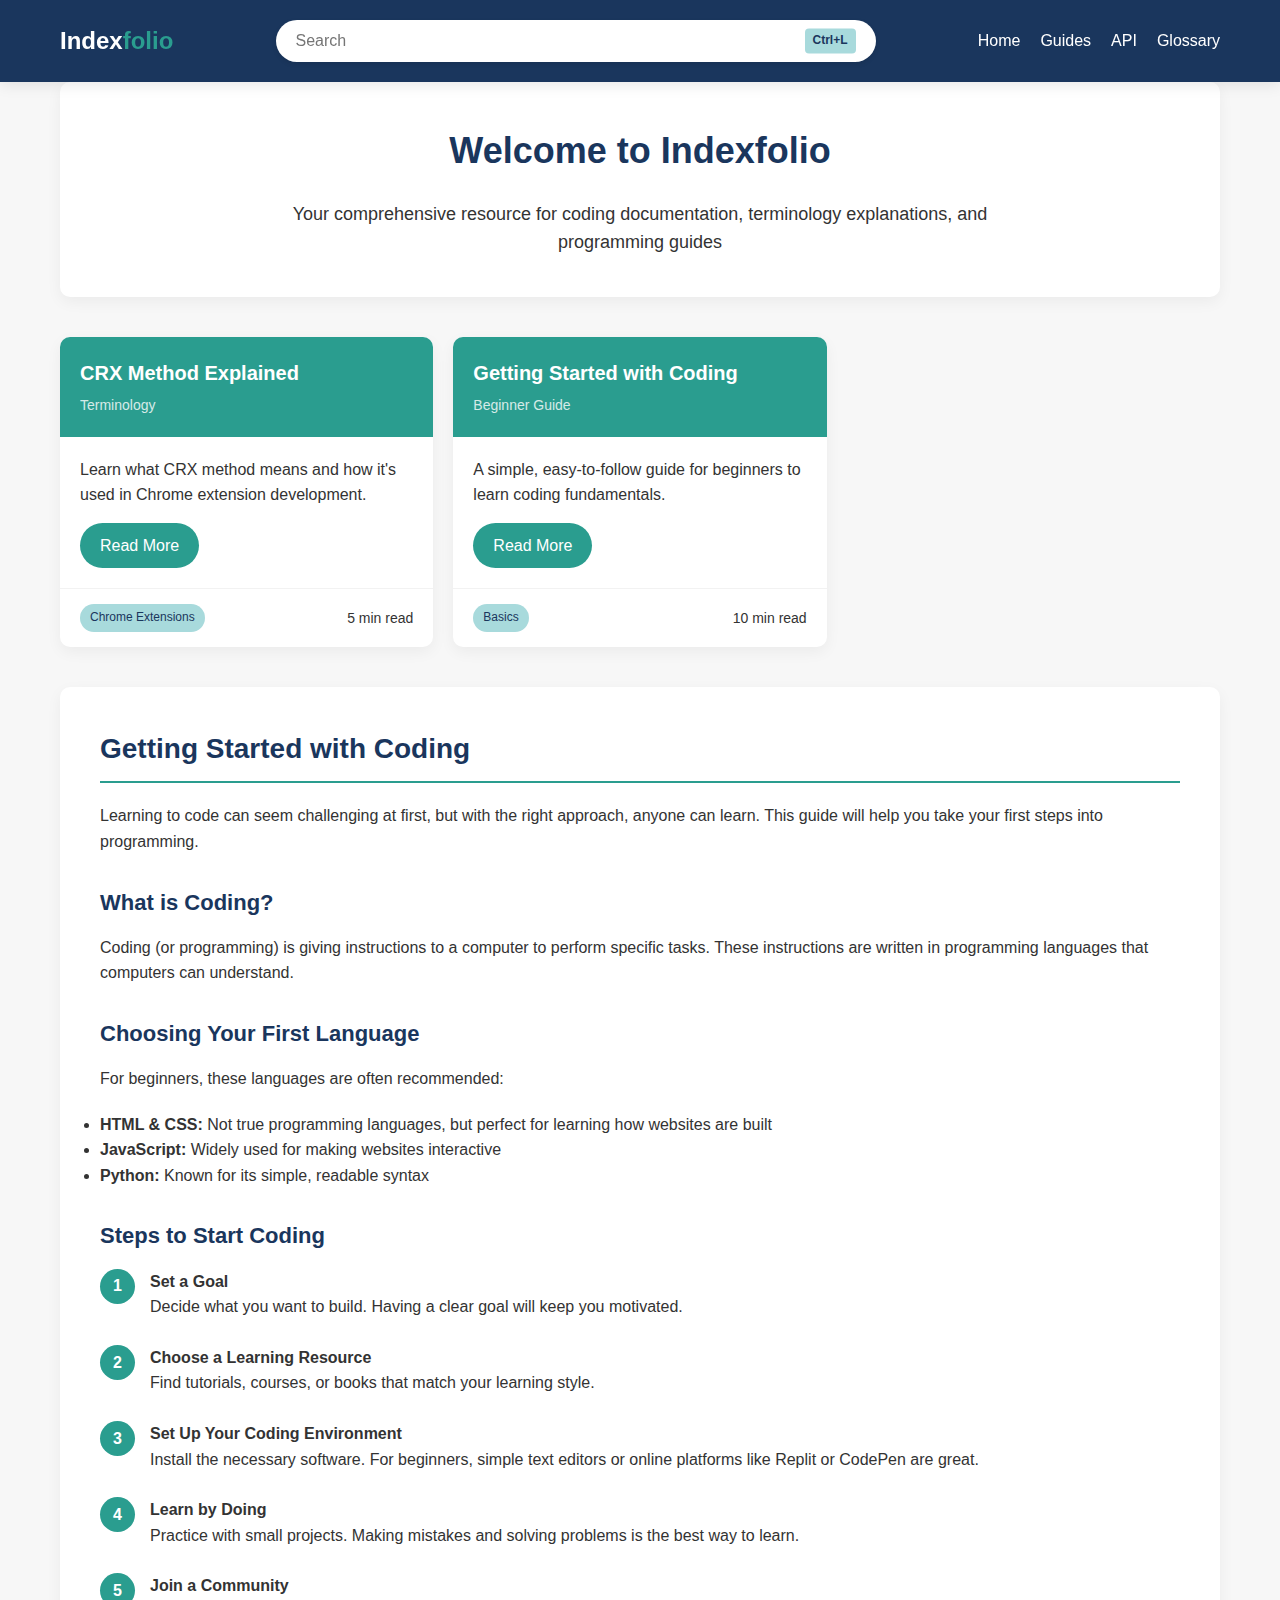
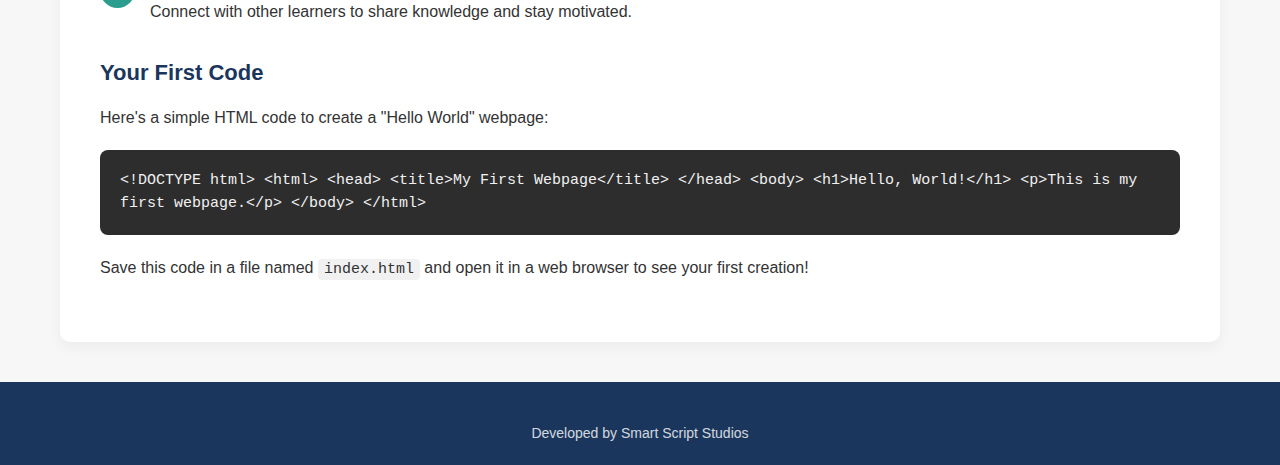
<file: index.html>
<!DOCTYPE html>
<html lang="en">
<head>
    <meta charset="UTF-8">
    <meta name="viewport" content="width=device-width, initial-scale=1.0">
    <title>Indexfolio - Document Repository</title>
    <style>
        :root {
            --navy: #1A365D;
            --teal: #2A9D8F;
            --light-gray: #F7F7F7;
            --charcoal: #333333;
            --white: #FFFFFF;
            --orange: #F4A261;
            --light-blue: #A8DADC;
        }
        
        * {
            margin: 0;
            padding: 0;
            box-sizing: border-box;
            font-family: 'Segoe UI', Tahoma, Geneva, Verdana, sans-serif;
        }
        
        body {
            background-color: var(--light-gray);
            color: var(--charcoal);
            line-height: 1.6;
        }
        
        .container {
            max-width: 1200px;
            margin: 0 auto;
            padding: 0 20px;
        }
        
        header {
            background-color: var(--navy);
            color: var(--white);
            padding: 20px 0;
            box-shadow: 0 2px 15px rgba(0, 0, 0, 0.1);
            position: sticky;
            top: 0;
            z-index: 100;
        }
        
        .navbar {
            display: flex;
            justify-content: space-between;
            align-items: center;
        }
        
        .logo {
            font-size: 24px;
            font-weight: 700;
            color: var(--white);
            text-decoration: none;
            display: flex;
            align-items: center;
        }
        
        .logo span {
            color: var(--teal);
        }
        
        .search-container {
            flex-grow: 1;
            max-width: 600px;
            margin: 0 20px;
            position: relative;
        }
        
        .search-bar {
            width: 100%;
            padding: 12px 20px;
            border-radius: 50px;
            border: none;
            background-color: var(--white);
            font-size: 16px;
            color: var(--charcoal);
            box-shadow: 0 2px 5px rgba(0, 0, 0, 0.1);
            transition: all 0.3s ease;
        }
        
        .search-bar:focus {
            outline: none;
            box-shadow: 0 0 0 3px rgba(42, 157, 143, 0.3);
        }
        
        .search-shortcut {
            position: absolute;
            right: 20px;
            top: 50%;
            transform: translateY(-50%);
            background-color: var(--light-blue);
            color: var(--navy);
            font-size: 12px;
            padding: 3px 8px;
            border-radius: 4px;
            font-weight: 600;
        }
        
        .nav-links {
            display: flex;
            gap: 20px;
        }
        
        .nav-links a {
            color: var(--white);
            text-decoration: none;
            font-weight: 500;
            transition: color 0.3s ease;
        }
        
        .nav-links a:hover {
            color: var(--teal);
        }
        
        main {
            padding: 40px 0;
        }
        
        .hero {
            background-color: var(--white);
            border-radius: 10px;
            padding: 40px;
            margin-bottom: 40px;
            box-shadow: 0 5px 15px rgba(0, 0, 0, 0.05);
            text-align: center;
        }
        
        .hero h1 {
            font-size: 36px;
            color: var(--navy);
            margin-bottom: 20px;
        }
        
        .hero p {
            font-size: 18px;
            color: var(--charcoal);
            max-width: 800px;
            margin: 0 auto;
        }
        
        .doc-grid {
            display: grid;
            grid-template-columns: repeat(auto-fill, minmax(300px, 1fr));
            gap: 20px;
            margin-bottom: 40px;
        }
        
        .doc-card {
            background-color: var(--white);
            border-radius: 10px;
            overflow: hidden;
            box-shadow: 0 5px 15px rgba(0, 0, 0, 0.05);
            transition: transform 0.3s ease, box-shadow 0.3s ease;
            display: flex;
            flex-direction: column;
            cursor: pointer;
        }
        
        .doc-card:hover {
            transform: translateY(-5px);
            box-shadow: 0 10px 20px rgba(0, 0, 0, 0.1);
        }
        
        .doc-header {
            background-color: var(--teal);
            color: var(--white);
            padding: 20px;
        }
        
        .doc-title {
            font-size: 20px;
            margin-bottom: 5px;
        }
        
        .doc-type {
            font-size: 14px;
            opacity: 0.8;
        }
        
        .doc-content {
            padding: 20px;
            flex-grow: 1;
        }
        
        .doc-footer {
            padding: 15px 20px;
            border-top: 1px solid rgba(0, 0, 0, 0.05);
            display: flex;
            justify-content: space-between;
            align-items: center;
            font-size: 14px;
            color: var(--charcoal);
        }
        
        .doc-tag {
            background-color: var(--light-blue);
            color: var(--navy);
            padding: 4px 10px;
            border-radius: 20px;
            font-weight: 500;
            font-size: 12px;
        }
        
        .btn {
            display: inline-block;
            background-color: var(--teal);
            color: var(--white);
            padding: 10px 20px;
            border-radius: 50px;
            text-decoration: none;
            font-weight: 500;
            transition: all 0.3s ease;
            border: none;
            cursor: pointer;
            margin-top: 15px;
        }
        
        .btn:hover {
            background-color: var(--navy);
            transform: translateY(-2px);
        }
        
        .document {
            background-color: var(--white);
            border-radius: 10px;
            padding: 40px;
            margin-bottom: 40px;
            box-shadow: 0 5px 15px rgba(0, 0, 0, 0.05);
        }
        
        .document h2 {
            color: var(--navy);
            font-size: 28px;
            margin-bottom: 20px;
            padding-bottom: 10px;
            border-bottom: 2px solid var(--teal);
        }
        
        .document h3 {
            color: var(--navy);
            font-size: 22px;
            margin-top: 30px;
            margin-bottom: 15px;
        }
        
        .document p {
            margin-bottom: 20px;
            font-size: 16px;
        }
        
        .document code {
            background-color: #f1f1f1;
            padding: 2px 6px;
            border-radius: 4px;
            font-family: 'Courier New', Courier, monospace;
            font-size: 15px;
        }
        
        .code-block {
            background-color: #2d2d2d;
            color: #f1f1f1;
            padding: 20px;
            border-radius: 8px;
            margin-bottom: 20px;
            overflow-x: auto;
            font-family: 'Courier New', Courier, monospace;
            font-size: 15px;
            line-height: 1.5;
        }
        
        .tooltip {
            position: relative;
            display: inline-block;
            border-bottom: 1px dotted var(--teal);
            cursor: help;
        }
        
        .tooltip .tooltip-text {
            visibility: hidden;
            width: 200px;
            background-color: var(--navy);
            color: var(--white);
            text-align: center;
            border-radius: 6px;
            padding: 10px;
            position: absolute;
            z-index: 1;
            bottom: 125%;
            left: 50%;
            transform: translateX(-50%);
            opacity: 0;
            transition: opacity 0.3s;
        }
        
        .tooltip:hover .tooltip-text {
            visibility: visible;
            opacity: 1;
        }
        
        .steps {
            list-style-type: none;
            counter-reset: step-counter;
        }
        
        .steps li {
            position: relative;
            padding-left: 50px;
            margin-bottom: 25px;
        }
        
        .steps li::before {
            content: counter(step-counter);
            counter-increment: step-counter;
            position: absolute;
            left: 0;
            top: 0;
            background-color: var(--teal);
            color: var(--white);
            width: 35px;
            height: 35px;
            border-radius: 50%;
            display: flex;
            align-items: center;
            justify-content: center;
            font-weight: bold;
        }
        
        footer {
            background-color: var(--navy);
            color: var(--white);
            padding: 20px 0;
            text-align: center;
        }
        
        .footer-content {
            display: flex;
            flex-direction: column;
            align-items: center;
        }
        
        .footer-links {
            display: flex;
            gap: 20px;
            margin-bottom: 20px;
        }
        
        .footer-links a {
            color: var(--light-blue);
            text-decoration: none;
            transition: color 0.3s ease;
        }
        
        .footer-links a:hover {
            color: var(--teal);
        }
        
        .copyright {
            font-size: 14px;
            opacity: 0.8;
        }
        
        .back-to-top {
            position: fixed;
            bottom: 30px;
            right: 30px;
            background-color: var(--teal);
            color: var(--white);
            width: 50px;
            height: 50px;
            border-radius: 50%;
            display: flex;
            align-items: center;
            justify-content: center;
            text-decoration: none;
            box-shadow: 0 3px 10px rgba(0, 0, 0, 0.2);
            opacity: 0;
            transition: opacity 0.3s ease;
        }
        
        .back-to-top.show {
            opacity: 1;
        }
        
        @media (max-width: 768px) {
            .navbar {
                flex-direction: column;
            }
            
            .search-container {
                margin: 20px 0;
                width: 100%;
                max-width: none;
            }
            
            .doc-grid {
                grid-template-columns: 1fr;
            }
            
            .document {
                padding: 20px;
            }
        }
    </style>
</head>
<body>
    <header>
        <div class="container">
            <nav class="navbar">
                <a href="#" class="logo">Index<span>folio</span></a>
                <div class="search-container">
                    <input type="text" class="search-bar" placeholder="Search">
                    <span class="search-shortcut">Ctrl+L</span>
                </div>
                <div class="nav-links">
                    <a href="#">Home</a>
                    <a href="#">Guides</a>
                    <a href="#">API</a>
                    <a href="#">Glossary</a>
                </div>
            </nav>
        </div>
    </header>

    <main class="container">
        <section class="hero">
            <h1>Welcome to Indexfolio</h1>
            <p>Your comprehensive resource for coding documentation, terminology explanations, and programming guides</p>
        </section>

        <section class="doc-grid">
            <div class="doc-card">
                <div class="doc-header">
                    <h3 class="doc-title">CRX Method Explained</h3>
                    <div class="doc-type">Terminology</div>
                </div>
                <div class="doc-content">
                    <p>Learn what CRX method means and how it's used in Chrome extension development.</p>
                    <a href="/crxmethod" class="btn">Read More</a>
                </div>
                <div class="doc-footer">
                    <span class="doc-tag">Chrome Extensions</span>
                    <span>5 min read</span>
                </div>
            </div>
            
            <div class="doc-card">
                <div class="doc-header">
                    <h3 class="doc-title">Getting Started with Coding</h3>
                    <div class="doc-type">Beginner Guide</div>
                </div>
                <div class="doc-content">
                    <p>A simple, easy-to-follow guide for beginners to learn coding fundamentals.</p>
                    <a href="/coding-basics" class="btn">Read More</a>
                </div>
                <div class="doc-footer">
                    <span class="doc-tag">Basics</span>
                    <span>10 min read</span>
                </div>
            </div>
        </section>

        <section class="document" id="coding-basics">
            <h2>Getting Started with Coding</h2>
            
            <p>Learning to code can seem challenging at first, but with the right approach, anyone can learn. This guide will help you take your first steps into programming.</p>
            
            <h3>What is Coding?</h3>
            <p>Coding (or programming) is giving instructions to a computer to perform specific tasks. These instructions are written in programming languages that computers can understand.</p>
            
            <h3>Choosing Your First Language</h3>
            <p>For beginners, these languages are often recommended:</p>
            <ul>
                <li><strong>HTML & CSS:</strong> Not true programming languages, but perfect for learning how websites are built</li>
                <li><strong>JavaScript:</strong> Widely used for making websites interactive</li>
                <li><strong>Python:</strong> Known for its simple, readable syntax</li>
            </ul>
            
            <h3>Steps to Start Coding</h3>
            <ol class="steps">
                <li>
                    <strong>Set a Goal</strong>
                    <p>Decide what you want to build. Having a clear goal will keep you motivated.</p>
                </li>
                <li>
                    <strong>Choose a Learning Resource</strong>
                    <p>Find tutorials, courses, or books that match your learning style.</p>
                </li>
                <li>
                    <strong>Set Up Your Coding Environment</strong>
                    <p>Install the necessary software. For beginners, simple text editors or online platforms like Replit or CodePen are great.</p>
                </li>
                <li>
                    <strong>Learn by Doing</strong>
                    <p>Practice with small projects. Making mistakes and solving problems is the best way to learn.</p>
                </li>
                <li>
                    <strong>Join a Community</strong>
                    <p>Connect with other learners to share knowledge and stay motivated.</p>
                </li>
            </ol>
            
            <h3>Your First Code</h3>
            <p>Here's a simple HTML code to create a "Hello World" webpage:</p>
            
            <div class="code-block">
&lt;!DOCTYPE html&gt;
&lt;html&gt;
&lt;head&gt;
    &lt;title&gt;My First Webpage&lt;/title&gt;
&lt;/head&gt;
&lt;body&gt;
    &lt;h1&gt;Hello, World!&lt;/h1&gt;
    &lt;p&gt;This is my first webpage.&lt;/p&gt;
&lt;/body&gt;
&lt;/html&gt;
            </div>
            
            <p>Save this code in a file named <code>index.html</code> and open it in a web browser to see your first creation!</p>
        </section>
    </main>

    <footer>
        <div class="container">
            <div class="footer-content">
                <div class="footer-links">
                    <a href="#"></a>
                    <a href="#"></a>
                    <a href="#"></a>
                    <a href="#"></a>
                </div>
                <p class="copyright">Developed by Smart Script Studios</p>
            </div>
        </div>
    </footer>

    <a href="#" class="back-to-top" id="backToTop">↑</a>

    <script>
        
        document.addEventListener('keydown', function(e) {
            if (e.ctrlKey && e.key === 'l') {
                e.preventDefault();
                document.querySelector('.search-bar').focus();
            }
        });

        const searchBar = document.querySelector('.search-bar');
        searchBar.addEventListener('input', function() {
            const searchTerm = this.value.toLowerCase();
            const documents = document.querySelectorAll('.document');
            
            documents.forEach(doc => {
                const content = doc.textContent.toLowerCase();
                if (content.includes(searchTerm)) {
                    doc.style.display = 'block';
                } else {
                    doc.style.display = 'none';
                }
            });
            
            if (searchTerm === '') {
                documents.forEach(doc => {
                    doc.style.display = 'block';
                });
            }
        });
        
       
        const backToTopButton = document.getElementById('backToTop');
        
        window.addEventListener('scroll', () => {
            if (window.pageYOffset > 300) {
                backToTopButton.classList.add('show');
            } else {
                backToTopButton.classList.remove('show');
            }
        });
        
        backToTopButton.addEventListener('click', (e) => {
            e.preventDefault();
            window.scrollTo({ top: 0, behavior: 'smooth' });
        });
    </script>
</body>
</html>
</file>
